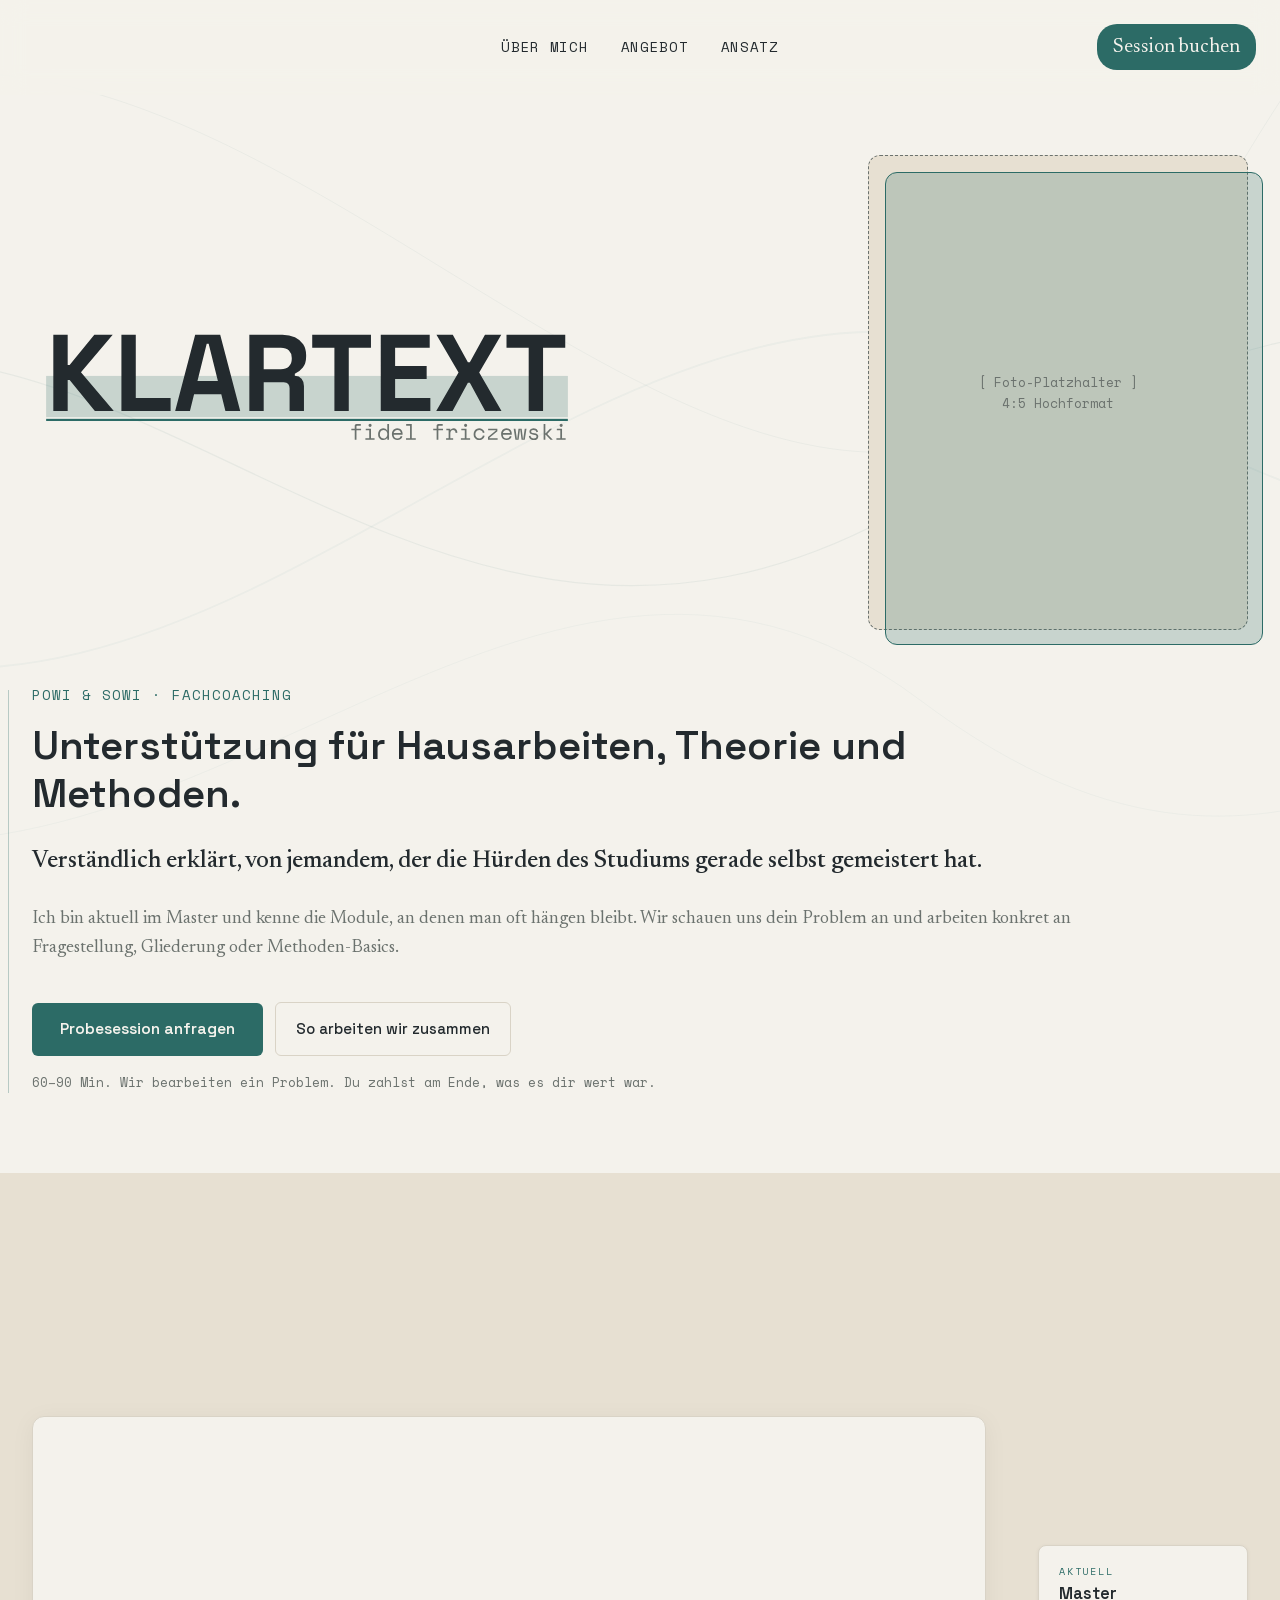
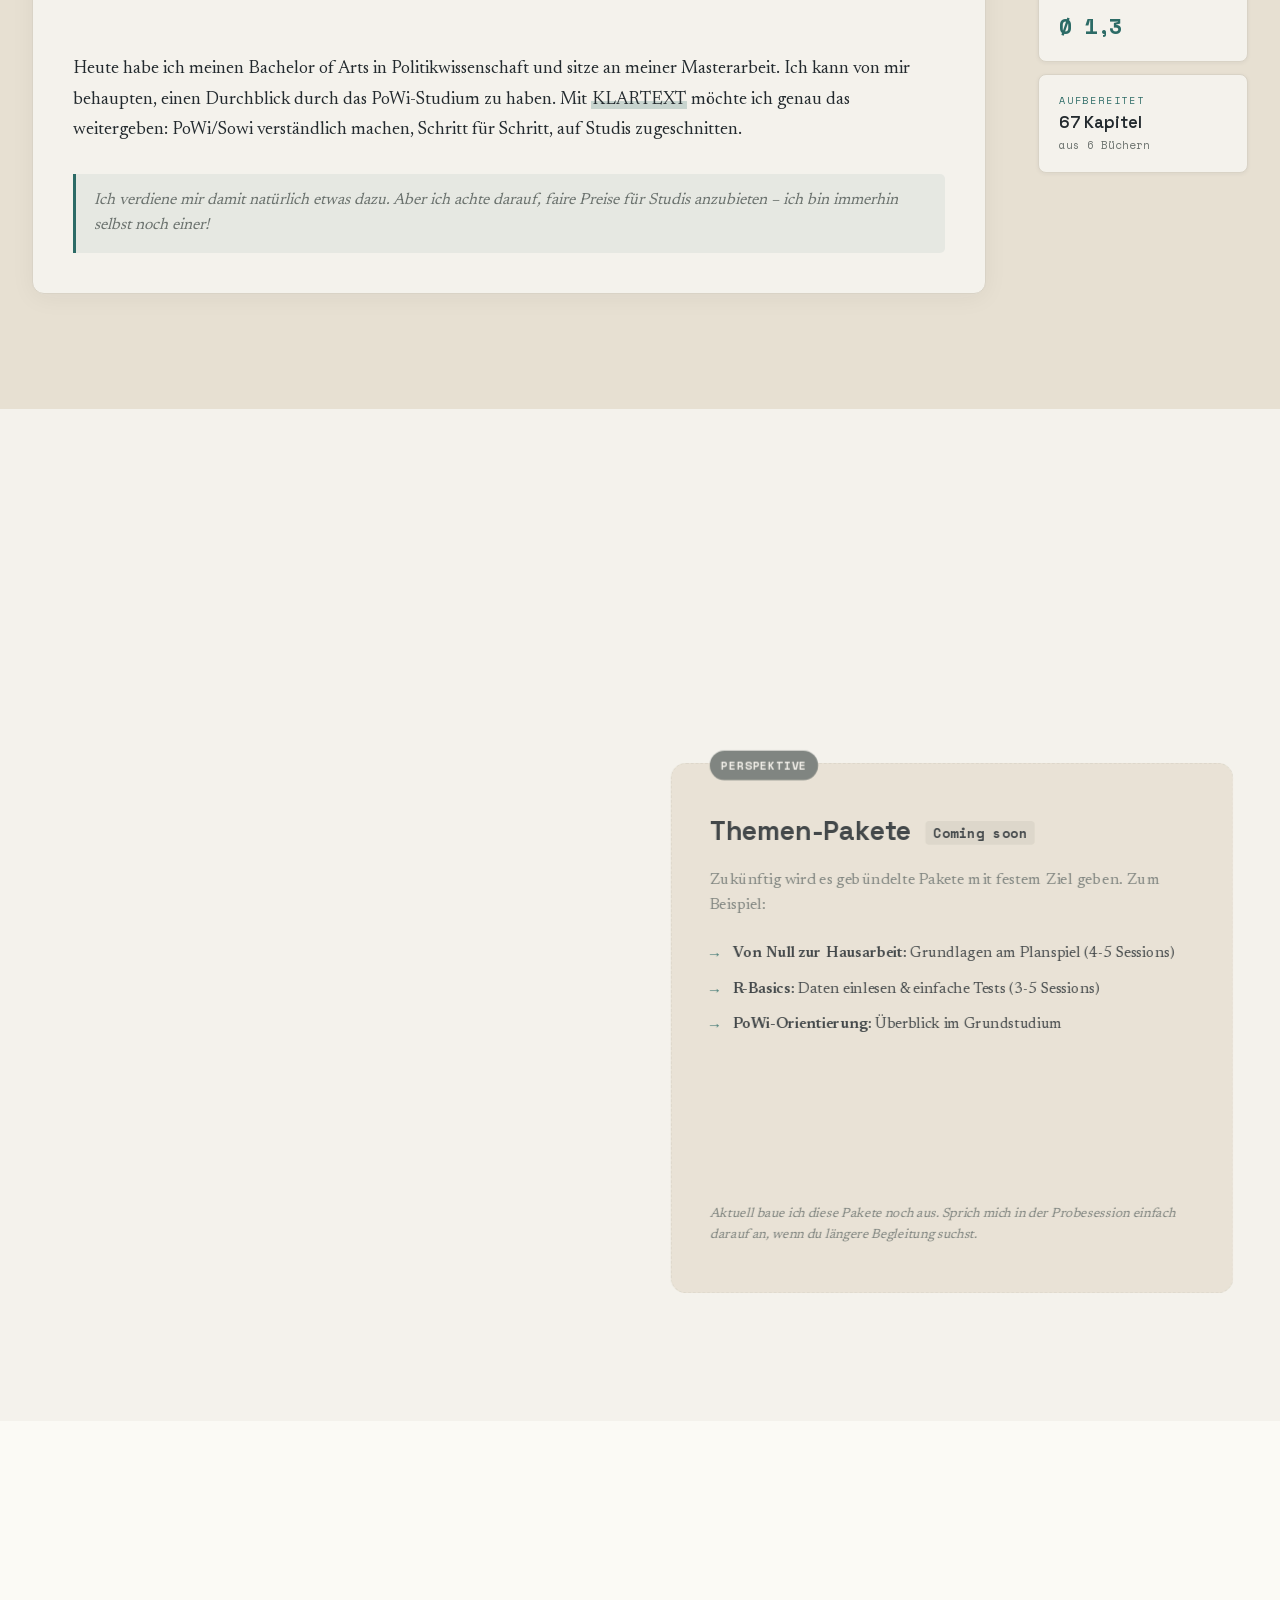
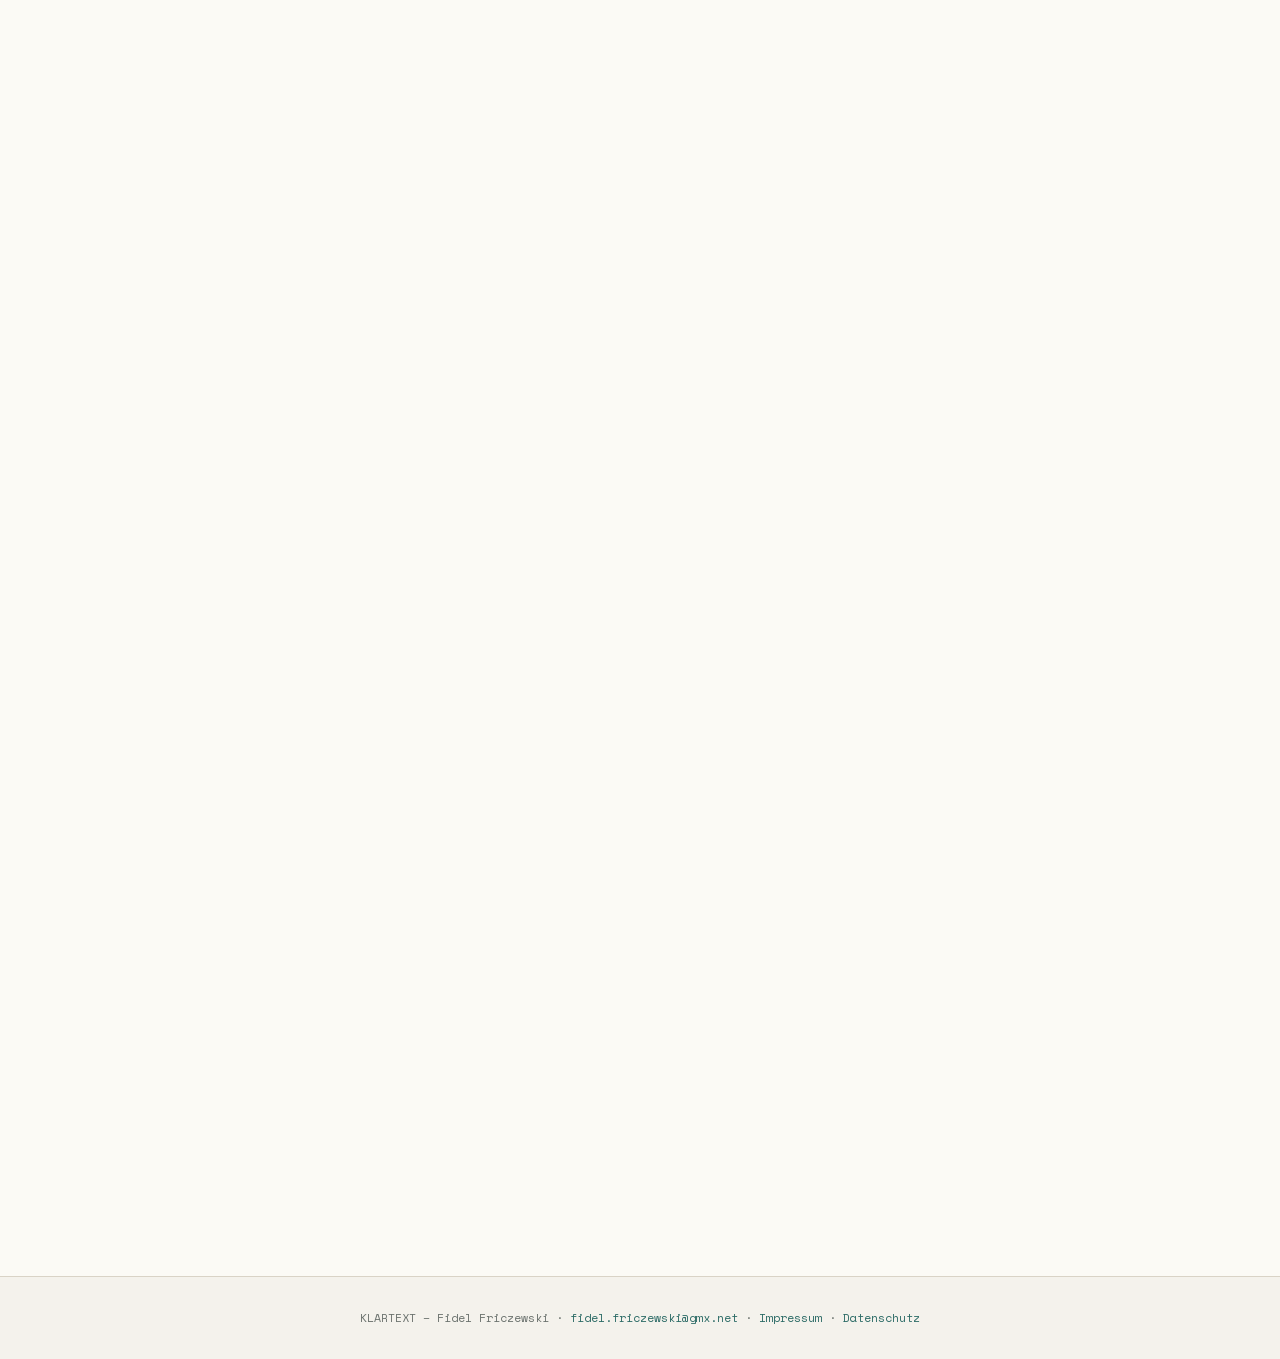
<file: index.html>
<!DOCTYPE html>
<html lang="de">
<head>
    <meta charset="UTF-8">
    <meta name="viewport" content="width=device-width, initial-scale=1">
    <title>KLARTEXT – Fachcoaching fürs Politik- und Sozialwissenschaftsstudium von Fidel Friczewski</title>
    <meta name="description" content="KLARTEXT - Fachcoaching für Studis (Politik- und Sozialwissenschaften) von Fidel Friczewski (M.Sc.). Verständlich erklärt, auf Augenhöhe, zugeschnitten auf dein Modul.">
    <meta name="theme-color" content="#f4f2ec">
    <meta name="robots" content="index, follow">
    <link rel="canonical" href="https://klartext-powi.github.io/website/">

    <!-- Open Graph / Social Media -->
    <meta property="og:type" content="website">
    <meta property="og:url" content="https://klartext-powi.github.io/website/">
    <meta property="og:title" content="KLARTEXT – Fachcoaching fürs PoWi- & Sowi-Studium">
    <meta property="og:description" content="Fachcoaching für Studis (Politik- und Sozialwissenschaften) von Fidel Friczewski. Verständlich erklärt, auf Augenhöhe, zugeschnitten auf dein Modul.">
    <meta property="og:site_name" content="KLARTEXT">
    <meta property="og:image" content="https://klartext-powi.github.io/website/assets/wordmark/klartext-wordmark-light.png">
    <meta name="twitter:card" content="summary">
    <meta name="twitter:title" content="KLARTEXT – Fachcoaching fürs PoWi- & Sowi-Studium">
    <meta name="twitter:description" content="Fachcoaching für Studis von Fidel Friczewski. Verständlich erklärt, auf Augenhöhe.">

    <link rel="stylesheet" href="fonts.css">
    <link rel="stylesheet" href="style.css">

    <!-- Favicons -->
    <link rel="icon" type="image/svg+xml" href="assets/svg/KLARTEXT-Icon-dark.svg">
    <link rel="icon" type="image/png" sizes="32x32" href="assets/icon/klartext-icon-dark-32.png">
    <link rel="icon" type="image/png" sizes="16x16" href="assets/icon/klartext-icon-dark-16.png">
    <link rel="shortcut icon" href="assets/favicon.ico">
    <link rel="apple-touch-icon" sizes="180x180" href="assets/icon/klartext-icon-dark-180.png">
    <meta name="apple-mobile-web-app-title" content="KLARTEXT">
    <script async src="https://tally.so/widgets/embed.js"></script>

</head>

<body>

  <!-- NAV -->
  <header class="site-header" id="site-header">
    <div class="nav-container">

      <a href="#" class="nav-brand">
        <img src="assets/svg/KLARTEXT-Logo.svg" alt="KLARTEXT" class="nav-wordmark">
      </a>

      <nav class="site-nav">
        <a href="#ueber-mich">Über mich</a>
        <a href="#angebot">Angebot</a>
        <a href="#prinzipien">Ansatz</a>
      </nav>

      <div class="nav-actions">
        <a href="#tally-open=xX6OPv&tally-layout=modal&tally-width=600&tally-hide-title=1&tally-emoji-text=👋&tally-emoji-animation=wave" class="nav-cta">Session buchen</a>
      </div>

    </div>
  </header>

  <main>

    <!-- SECTION 1: HERO -->
    <section class="section-hero">
        <div class="container">
            
            <div class="hero-top-split">
            <div class="hero-logo-box" data-animate="fade-up" data-delay="0">
                <h1 class="wordmark">
                <span class="visually-hidden">KLARTEXT fidel friczewski</span>
                <img src="assets/svg/KLARTEXT-Logo.svg" alt="KLARTEXT Logo" class="wordmark-svg">
                </h1>
            </div>
            
            <div class="hero-img-box" data-animate="fade-up" data-delay="150">
                <div class="modern-image-placeholder">
                <span>[ Foto-Platzhalter ]<br>4:5 Hochformat</span>
                </div>
            </div>
            </div>
            <div class="hero-content-full" data-animate="fade-up" data-delay="300">
            <div class="kicker">PoWi & Sowi · Fachcoaching</div>
            
            <h2 class="hero-headline">Unterstützung für Hausarbeiten, Theorie und Methoden.</h2>
            
            <p class="hero-tagline">Verständlich erklärt, von jemandem, der die Hürden des Studiums gerade selbst gemeistert hat.</p>
            
            <p class="hero-pitch">Ich bin aktuell im Master und kenne die Module, an denen man oft hängen bleibt. Wir schauen uns dein Problem an und arbeiten konkret an Fragestellung, Gliederung oder Methoden-Basics.</p>

            <div class="hero-actions">
                <a href="#tally-open=xX6OPv&tally-layout=modal&tally-width=600&tally-hide-title=1&tally-emoji-text=👋&tally-emoji-animation=wave" class="btn-primary">Probesession anfragen</a>
                <a href="#prinzipien" class="btn-ghost">So arbeiten wir zusammen</a>
            </div>
            
            <p class="microcopy">60–90 Min. Wir bearbeiten ein Problem. Du zahlst am Ende, was es dir wert war.</p>
            </div>
        </div>
    </section>

    <!-- SECTION 2: ÜBER MICH -->
    <section id="ueber-mich" class="section-ueber">
      <div class="container">

        <div class="ueber-header" data-animate="fade-up">
          <p class="eyebrow">Über mich</p>
          <h2 class="section-heading">Warum ich das mache</h2>
        </div>

        <div class="ueber-layout">
          <div class="ueber-story">
            <p data-animate="fade-up" data-delay="0">Ich bin Fidel, 25 Jahre alt, und kenne das Gefühl, vor der ersten Hausarbeit zu sitzen und keine Ahnung zu haben, wo man anfangen soll. Im Bachelor war das bei mir genauso: Die Gliederung scheint willkürlich angeordnet, Theorie schwammig, oder Statistik bringt einen zur Weißglut.</p>
            <p data-animate="fade-up" data-delay="80">Was den Unterschied gemacht hat, war jemand in meinem Umfeld, der mir glücklicherweise die Dinge einfach in Ruhe erklärt hat – auf Augenhöhe. Auf einmal war vieles gar nicht mehr so kompliziert.</p>
            <p data-animate="fade-up" data-delay="160">Heute habe ich meinen Bachelor of Arts in Politikwissenschaft und sitze an meiner Masterarbeit. Ich kann von mir behaupten, einen Durchblick durch das PoWi-Studium zu haben. Mit <span class="kw">KLARTEXT</span> möchte ich genau das weitergeben: PoWi/Sowi verständlich machen, Schritt für Schritt, auf Studis zugeschnitten.</p>
            <blockquote class="ueber-honest" data-animate="fade-up" data-delay="240">Ich verdiene mir damit natürlich etwas dazu. Aber ich achte darauf, faire Preise für Studis anzubieten – ich bin immerhin selbst noch einer!</blockquote>
          </div>

          <aside class="ueber-facts">
            <div class="fact-card" data-animate="fade-up" data-delay="100">
              <span class="fact-label">Abschluss</span>
              <span class="fact-value">Bachelor PoWi</span>
              <span class="fact-score">1,8</span>
            </div>
            <div class="fact-card" data-animate="fade-up" data-delay="180">
              <span class="fact-label">Aktuell</span>
              <span class="fact-value">Master</span>
              <span class="fact-score">Ø 1,3</span>
            </div>
            <div class="fact-card" data-animate="fade-up" data-delay="260">
              <span class="fact-label">Aufbereitet</span>
              <span class="fact-value">67 Kapitel</span>
              <span class="fact-meta">aus 6 Büchern</span>
            </div>
          </aside>
        </div>

      </div>
    </section>


<section id="angebot" class="section-angebot">
      <div class="container">
        
        <div class="section-header" data-animate="fade-up">
          <p class="eyebrow">Für den Start</p>
          <h2 class="section-heading">Lass uns den Knoten lösen</h2>
          <p class="section-intro">Du hängst fest? Dann schauen wir uns das an. Keine langen Verpflichtungen, sondern konkrete Hilfe für dein aktuelles Modul.</p>
        </div>

        <div class="angebot-grid">
          
          <div class="angebot-card highlight" data-animate="scale-up" data-delay="0">
            <div class="card-badge">Startpunkt</div>
            <h3>Die Probesession</h3>
            <p class="angebot-details">60–90 Min. per Video. Wir arbeiten nicht an "allem", sondern knacken ein konkretes Problem zusammen.</p>
            <ul class="angebot-features">
              <li>Problem per Vorab-Fragebogen einkreisen</li>
              <li>Ein Problem, eine Lösung (im gemeinsamen Google Doc)</li>
              <li>Klares Learning & nächster Schritt für dich</li>
            </ul>
            <div class="pricing-box">
              <span class="price">Zahl, was es dir wert war</span>
              <span class="price-sub">Richtwert: 15–25 € · Danach freue ich mich über eine Bewertung.</span>
            </div>
            <a href="#tally-open=xX6OPv&tally-layout=modal&tally-width=600&tally-hide-title=1&tally-emoji-text=👋&tally-emoji-animation=wave" class="button primary-btn">Probesession anfragen</a>
          </div>

          <div class="angebot-card muted" data-animate="scale-up" data-delay="150">
            <div class="card-badge neutral">Perspektive</div>
            <h3>Themen-Pakete <span class="coming-soon-tag">Coming soon</span></h3>
            <p class="angebot-details">Zukünftig wird es gebündelte Pakete mit festem Ziel geben. Zum Beispiel:</p>
            <ul class="angebot-features">
              <li><strong>Von Null zur Hausarbeit:</strong> Grundlagen am Planspiel (4-5 Sessions)</li>
              <li><strong>R-Basics:</strong> Daten einlesen & einfache Tests (3-5 Sessions)</li>
              <li><strong>PoWi-Orientierung:</strong> Überblick im Grundstudium</li>
            </ul>
            <p class="muted-note">Aktuell baue ich diese Pakete noch aus. Sprich mich in der Probesession einfach darauf an, wenn du längere Begleitung suchst.</p>
          </div>

        </div>
      </div>
    </section>

   <section id="prinzipien" class="section-prinzipien">
      <div class="container">
        
        <div class="ansatz-header" data-animate="fade-up">
          <p class="eyebrow">Methodik & Haltung</p>
          <h2 class="section-heading">Wie wir arbeiten (und wie nicht)</h2>
          <div class="ansatz-text">
            <p>Gleich vorweg: Ich bin kein ausgebildeter Lehrer oder Ersatz für die Fachstudienberatung deiner Dozierenden. Ich bin jemand, der das Studium gerade selbst durchgespielt hat.</p>
            <p>Mein Ansatz: Wir schauen, wo du stehst, und bauen auf dem auf, was du schon kannst. Lücken im Fundament füllen wir dann ganz gezielt mit erprobten Bausteinen aus meinem Repertoire auf – egal ob es um Fragestellungen, Methodenlehre oder den Schreibprozess geht. Dabei kaue ich dir die Lösung nicht einfach vor. Wir durchdenken das Konzept gemeinsam und du wendest es direkt auf dein Thema an. So löst du nicht nur dein aktuelles Problem, sondern nimmst das Werkzeug für die nächste Hausarbeit gleich mit.</p>
            <p>Kurz gesagt: Es geht um nachhaltige methodische Sicherheit und Selbstorganisation – nicht um Ghostwriting.</p>
          </div>
        </div>

        <div class="prinzipien-grid">
          <div class="prinzip-card" data-animate="fade-up" data-delay="0">
            <h4>Auf Augenhöhe</h4>
            <p>Peer statt Belehrung. Ich war selbst gerade da, wo du bist, und kenne die Hürden aus der Praxis.</p>
          </div>
          <div class="prinzip-card" data-animate="fade-up" data-delay="50">
            <h4>Erst verstehen</h4>
            <p>Wir finden durch aktives Zuhören zuerst das <em>echte</em> Problem, nicht nur das, was auf den ersten Blick hakt.</p>
          </div>
          <div class="prinzip-card" data-animate="fade-up" data-delay="100">
            <h4>Klartext</h4>
            <p>Komplexe Methoden verständlich heruntergebrochen, statt akademischen Fach-Nebel zu produzieren.</p>
          </div>
          <div class="prinzip-card" data-animate="fade-up" data-delay="150">
            <h4>Fundament gießen</h4>
            <p>Kein zielloses Gerede. Wir nutzen konkrete Bausteine aus meiner Wissens-Kartei, um deine Basis zu festigen.</p>
          </div>
          <div class="prinzip-card" data-animate="fade-up" data-delay="200">
            <h4>Gemeinsam anwenden</h4>
            <p>Wir durchdenken das Prinzip zusammen und du wendest es sofort in unserem gemeinsamen Dokument an.</p>
          </div>
          <div class="prinzip-card" data-animate="fade-up" data-delay="250">
            <h4>Nachhaltiges Learning</h4>
            <p>Du gehst mit einem gelösten Problem raus – und mit dem Handwerkszeug für ähnliche Hürden in der Zukunft.</p>
          </div>
        </div>

        <div class="ressourcen-box" data-animate="fade-up">
          <h3>Die Werkzeuge: Wie alles ineinandergreift</h3>
          <div class="prozess-flow">
            <div class="flow-step">
              <span class="flow-num">01</span>
              <span class="flow-text">Dein Problem</span>
            </div>
            <div class="flow-arrow">→</div>
            <div class="flow-step">
              <span class="flow-num">02</span>
              <span class="flow-text">Diagnose & Basischeck</span>
            </div>
            <div class="flow-arrow">→</div>
            <div class="flow-step">
              <span class="flow-num">03</span>
              <span class="flow-text">Passender Baustein</span>
            </div>
            <div class="flow-arrow">→</div>
            <div class="flow-step">
              <span class="flow-num">04</span>
              <span class="flow-text">Gemeinsame Anwendung</span>
            </div>
            <div class="flow-arrow">→</div>
            <div class="flow-step">
              <span class="flow-num">05</span>
              <span class="flow-text">Nachhaltiges Werkzeug</span>
            </div>
          </div>
        </div>

      </div>
    </section>

  </main>

  <!-- FOOTER placeholder -->
  <footer class="site-footer">
    <p>KLARTEXT – Fidel Friczewski · <a href="mailto:fidel.friczewski@gmx.net">fidel.friczewski@gmx.net</a> · <a href="impressum.html">Impressum</a> · <a href="datenschutz.html">Datenschutz</a></p>
  </footer>

  <script>
  const observer = new IntersectionObserver((entries) => {
    entries.forEach(entry => {
      const el = entry.target;
      const delay = el.dataset.delay || 0;

      if (entry.isIntersecting) {
        // Element kommt ins Sichtfeld: Animation starten
        setTimeout(() => el.classList.add('is-visible'), Number(delay));
      } else {
        // Element verlässt das Sichtfeld: Animation zurücksetzen
        el.classList.remove('is-visible');
      }
    });
  }, { threshold: 0.12 });

  document.querySelectorAll('[data-animate]').forEach(el => observer.observe(el));

  // --- NAVBAR SCROLL EFFEKT ---
  const header = document.getElementById('site-header');
  const heroWordmark = document.querySelector('.section-hero .wordmark');

  if (heroWordmark && header) {
    const navObserver = new IntersectionObserver((entries) => {
      // Wenn die Sichtbarkeit unter 100% fällt (also abgeschnitten wird)
      if (entries[0].intersectionRatio < 1) {
        header.classList.add('is-scrolled');
      } else {
        header.classList.remove('is-scrolled');
      }
    }, { 
      // Der Trigger zieht eine unsichtbare Linie 80px unter dem oberen Bildschirmrand
      // (Das entspricht ca. der Höhe der Navbar)
      rootMargin: "-80px 0px 0px 0px",
      // 1.0 bedeutet: Löst exakt in dem Moment aus, wo der obere Rand der großen
      // Schrift nicht mehr zu 100% unterhalb dieser Linie liegt.
      threshold: [1.0] 
    });

    navObserver.observe(heroWordmark);
  }
</script>

</body>
</html>
</file>
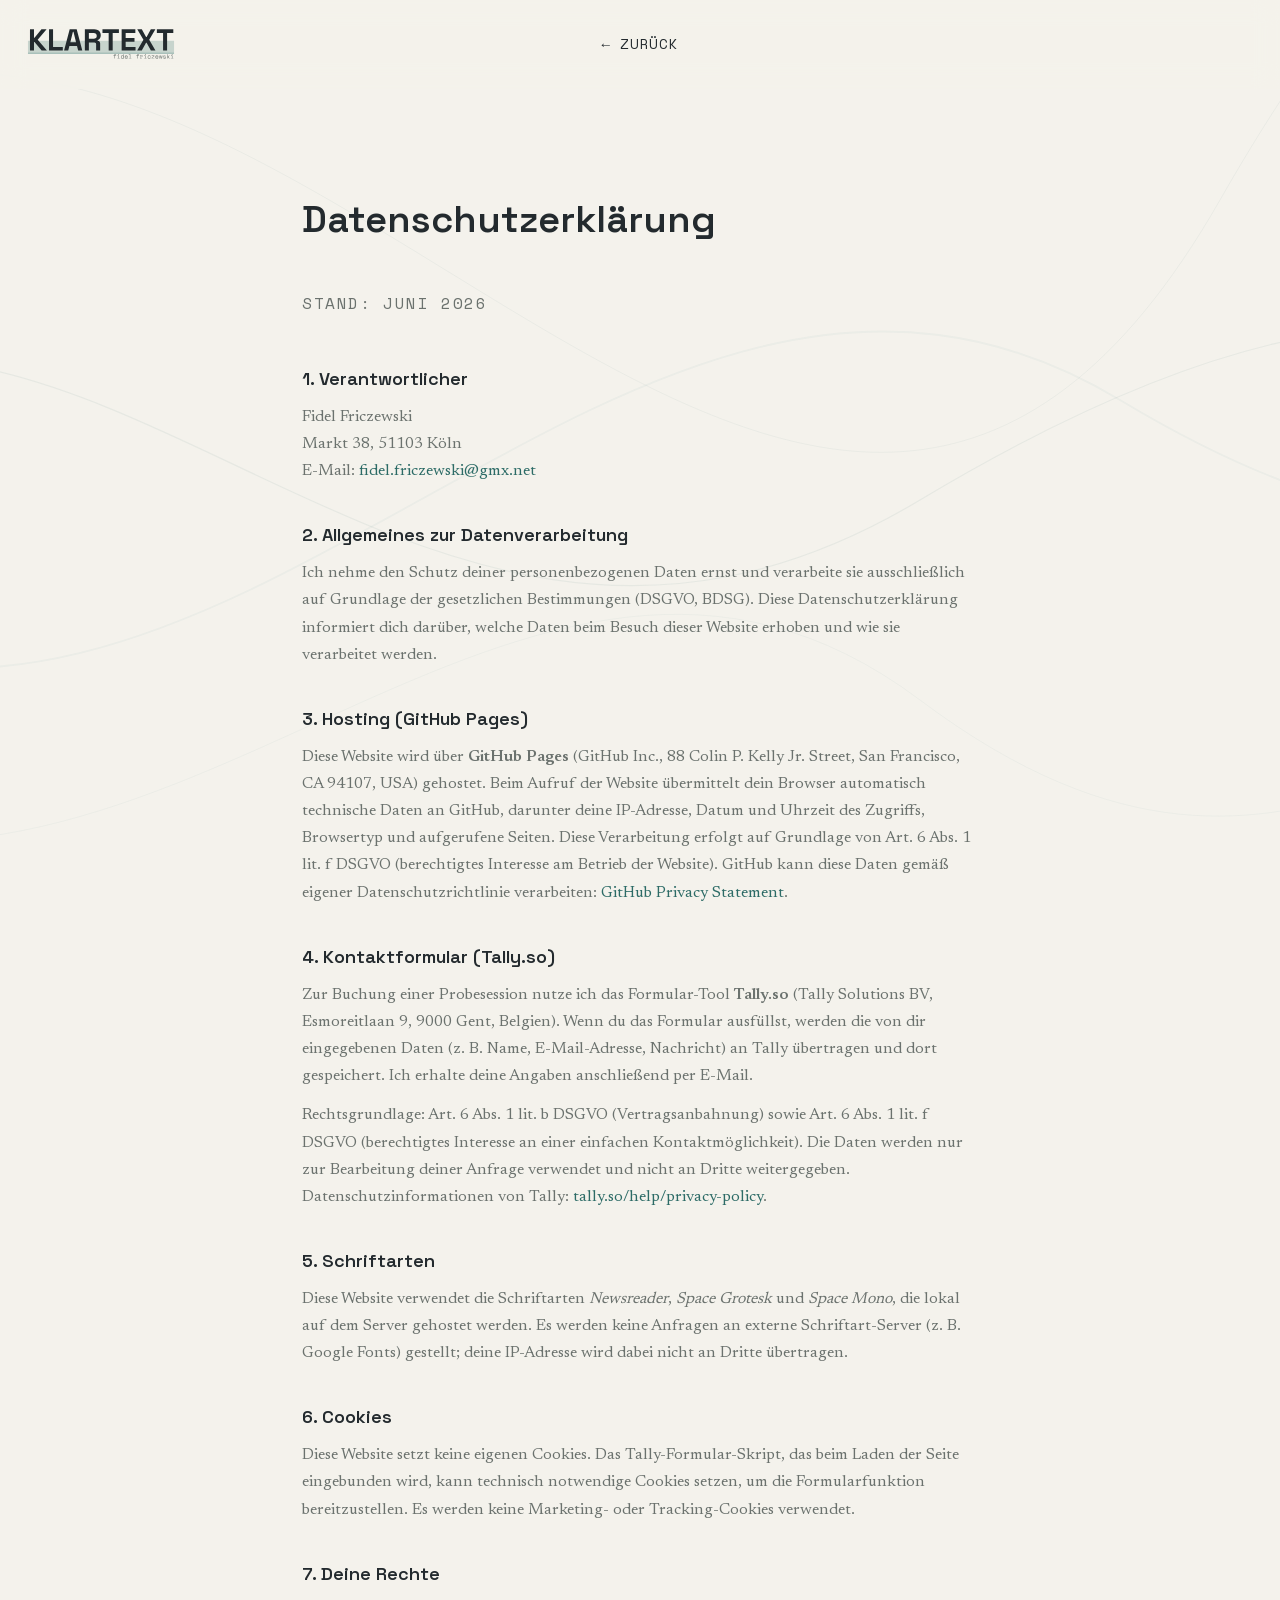
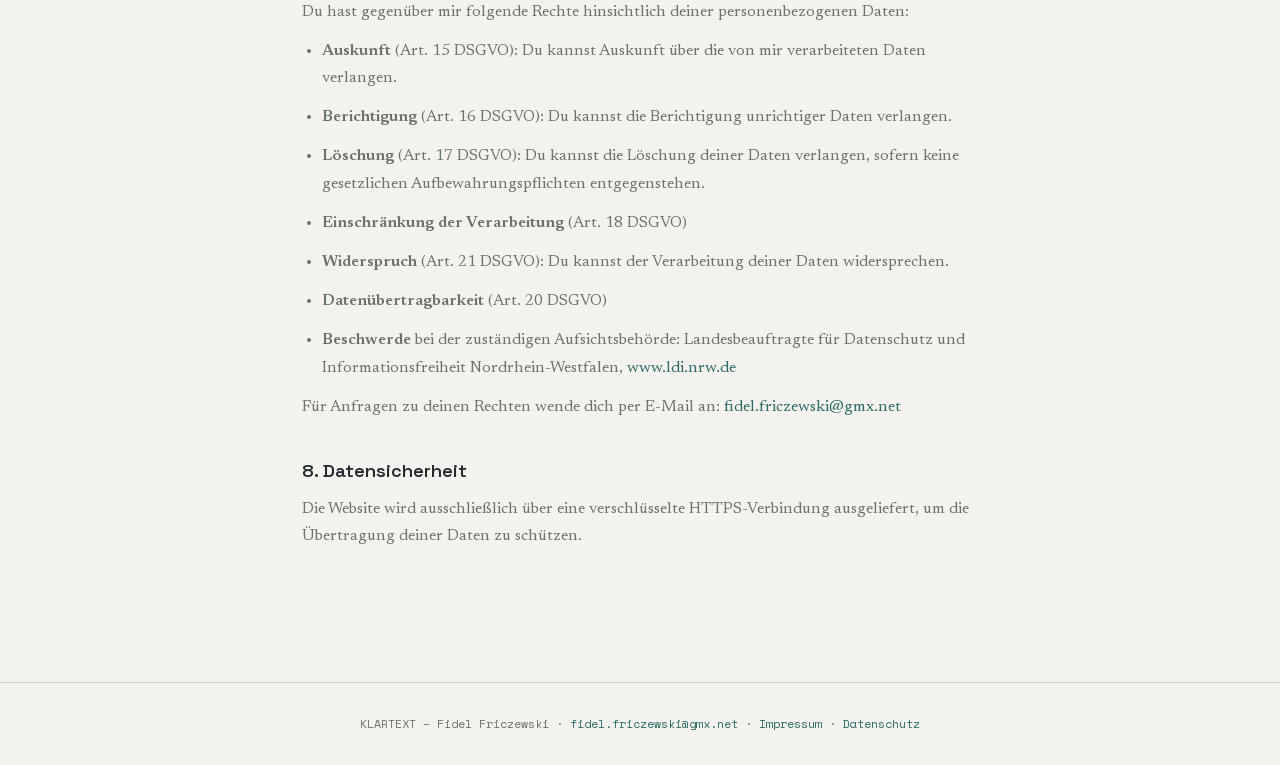
<file: datenschutz.html>
<!DOCTYPE html>
<html lang="de">
<head>
    <meta charset="UTF-8">
    <meta name="viewport" content="width=device-width, initial-scale=1">
    <title>Datenschutzerklärung – KLARTEXT</title>
    <meta name="robots" content="noindex, follow">
    <link rel="stylesheet" href="fonts.css">
    <link rel="stylesheet" href="style.css">
    <link rel="icon" type="image/svg+xml" href="assets/svg/KLARTEXT-Icon-dark.svg">
    <link rel="shortcut icon" href="assets/favicon.ico">
</head>
<body>

  <header class="site-header" id="site-header">
    <div class="nav-container">
      <a href="index.html" class="nav-brand">
        <img src="assets/svg/KLARTEXT-Logo.svg" alt="KLARTEXT" class="nav-wordmark" style="opacity:1;transform:none;pointer-events:auto;">
      </a>
      <nav class="site-nav">
        <a href="index.html">← Zurück</a>
      </nav>
      <div class="nav-actions"></div>
    </div>
  </header>

  <main>
    <section class="section-legal">
      <div class="container">
        <h1>Datenschutzerklärung</h1>
        <p class="legal-intro">Stand: Juni 2026</p>

        <h2>1. Verantwortlicher</h2>
        <p>
          Fidel Friczewski<br>
          Markt 38, 51103 Köln<br>
          E-Mail: <a href="mailto:fidel.friczewski@gmx.net">fidel.friczewski@gmx.net</a>
        </p>

        <h2>2. Allgemeines zur Datenverarbeitung</h2>
        <p>
          Ich nehme den Schutz deiner personenbezogenen Daten ernst und verarbeite sie ausschließlich auf Grundlage der gesetzlichen Bestimmungen (DSGVO, BDSG). Diese Datenschutzerklärung informiert dich darüber, welche Daten beim Besuch dieser Website erhoben und wie sie verarbeitet werden.
        </p>

        <h2>3. Hosting (GitHub Pages)</h2>
        <p>
          Diese Website wird über <strong>GitHub Pages</strong> (GitHub Inc., 88 Colin P. Kelly Jr. Street, San Francisco, CA 94107, USA) gehostet. Beim Aufruf der Website übermittelt dein Browser automatisch technische Daten an GitHub, darunter deine IP-Adresse, Datum und Uhrzeit des Zugriffs, Browsertyp und aufgerufene Seiten. Diese Verarbeitung erfolgt auf Grundlage von Art. 6 Abs. 1 lit. f DSGVO (berechtigtes Interesse am Betrieb der Website). GitHub kann diese Daten gemäß eigener Datenschutzrichtlinie verarbeiten: <a href="https://docs.github.com/en/site-policy/privacy-policies/github-general-privacy-statement" target="_blank" rel="noopener noreferrer">GitHub Privacy Statement</a>.
        </p>

        <h2>4. Kontaktformular (Tally.so)</h2>
        <p>
          Zur Buchung einer Probesession nutze ich das Formular-Tool <strong>Tally.so</strong> (Tally Solutions BV, Esmoreitlaan 9, 9000 Gent, Belgien). Wenn du das Formular ausfüllst, werden die von dir eingegebenen Daten (z. B. Name, E-Mail-Adresse, Nachricht) an Tally übertragen und dort gespeichert. Ich erhalte deine Angaben anschließend per E-Mail.
        </p>
        <p>
          Rechtsgrundlage: Art. 6 Abs. 1 lit. b DSGVO (Vertragsanbahnung) sowie Art. 6 Abs. 1 lit. f DSGVO (berechtigtes Interesse an einer einfachen Kontaktmöglichkeit). Die Daten werden nur zur Bearbeitung deiner Anfrage verwendet und nicht an Dritte weitergegeben. Datenschutzinformationen von Tally: <a href="https://tally.so/help/privacy-policy" target="_blank" rel="noopener noreferrer">tally.so/help/privacy-policy</a>.
        </p>

        <h2>5. Schriftarten</h2>
        <p>
          Diese Website verwendet die Schriftarten <em>Newsreader</em>, <em>Space Grotesk</em> und <em>Space Mono</em>, die lokal auf dem Server gehostet werden. Es werden keine Anfragen an externe Schriftart-Server (z. B. Google Fonts) gestellt; deine IP-Adresse wird dabei nicht an Dritte übertragen.
        </p>

        <h2>6. Cookies</h2>
        <p>
          Diese Website setzt keine eigenen Cookies. Das Tally-Formular-Skript, das beim Laden der Seite eingebunden wird, kann technisch notwendige Cookies setzen, um die Formularfunktion bereitzustellen. Es werden keine Marketing- oder Tracking-Cookies verwendet.
        </p>

        <h2>7. Deine Rechte</h2>
        <p>Du hast gegenüber mir folgende Rechte hinsichtlich deiner personenbezogenen Daten:</p>
        <ul>
          <li><strong>Auskunft</strong> (Art. 15 DSGVO): Du kannst Auskunft über die von mir verarbeiteten Daten verlangen.</li>
          <li><strong>Berichtigung</strong> (Art. 16 DSGVO): Du kannst die Berichtigung unrichtiger Daten verlangen.</li>
          <li><strong>Löschung</strong> (Art. 17 DSGVO): Du kannst die Löschung deiner Daten verlangen, sofern keine gesetzlichen Aufbewahrungspflichten entgegenstehen.</li>
          <li><strong>Einschränkung der Verarbeitung</strong> (Art. 18 DSGVO)</li>
          <li><strong>Widerspruch</strong> (Art. 21 DSGVO): Du kannst der Verarbeitung deiner Daten widersprechen.</li>
          <li><strong>Datenübertragbarkeit</strong> (Art. 20 DSGVO)</li>
          <li><strong>Beschwerde</strong> bei der zuständigen Aufsichtsbehörde: Landesbeauftragte für Datenschutz und Informationsfreiheit Nordrhein-Westfalen, <a href="https://www.ldi.nrw.de" target="_blank" rel="noopener noreferrer">www.ldi.nrw.de</a></li>
        </ul>
        <p>
          Für Anfragen zu deinen Rechten wende dich per E-Mail an: <a href="mailto:fidel.friczewski@gmx.net">fidel.friczewski@gmx.net</a>
        </p>

        <h2>8. Datensicherheit</h2>
        <p>
          Die Website wird ausschließlich über eine verschlüsselte HTTPS-Verbindung ausgeliefert, um die Übertragung deiner Daten zu schützen.
        </p>
      </div>
    </section>
  </main>

  <footer class="site-footer">
    <p>KLARTEXT – Fidel Friczewski · <a href="mailto:fidel.friczewski@gmx.net">fidel.friczewski@gmx.net</a> · <a href="impressum.html">Impressum</a> · <a href="datenschutz.html">Datenschutz</a></p>
  </footer>

</body>
</html>
</file>
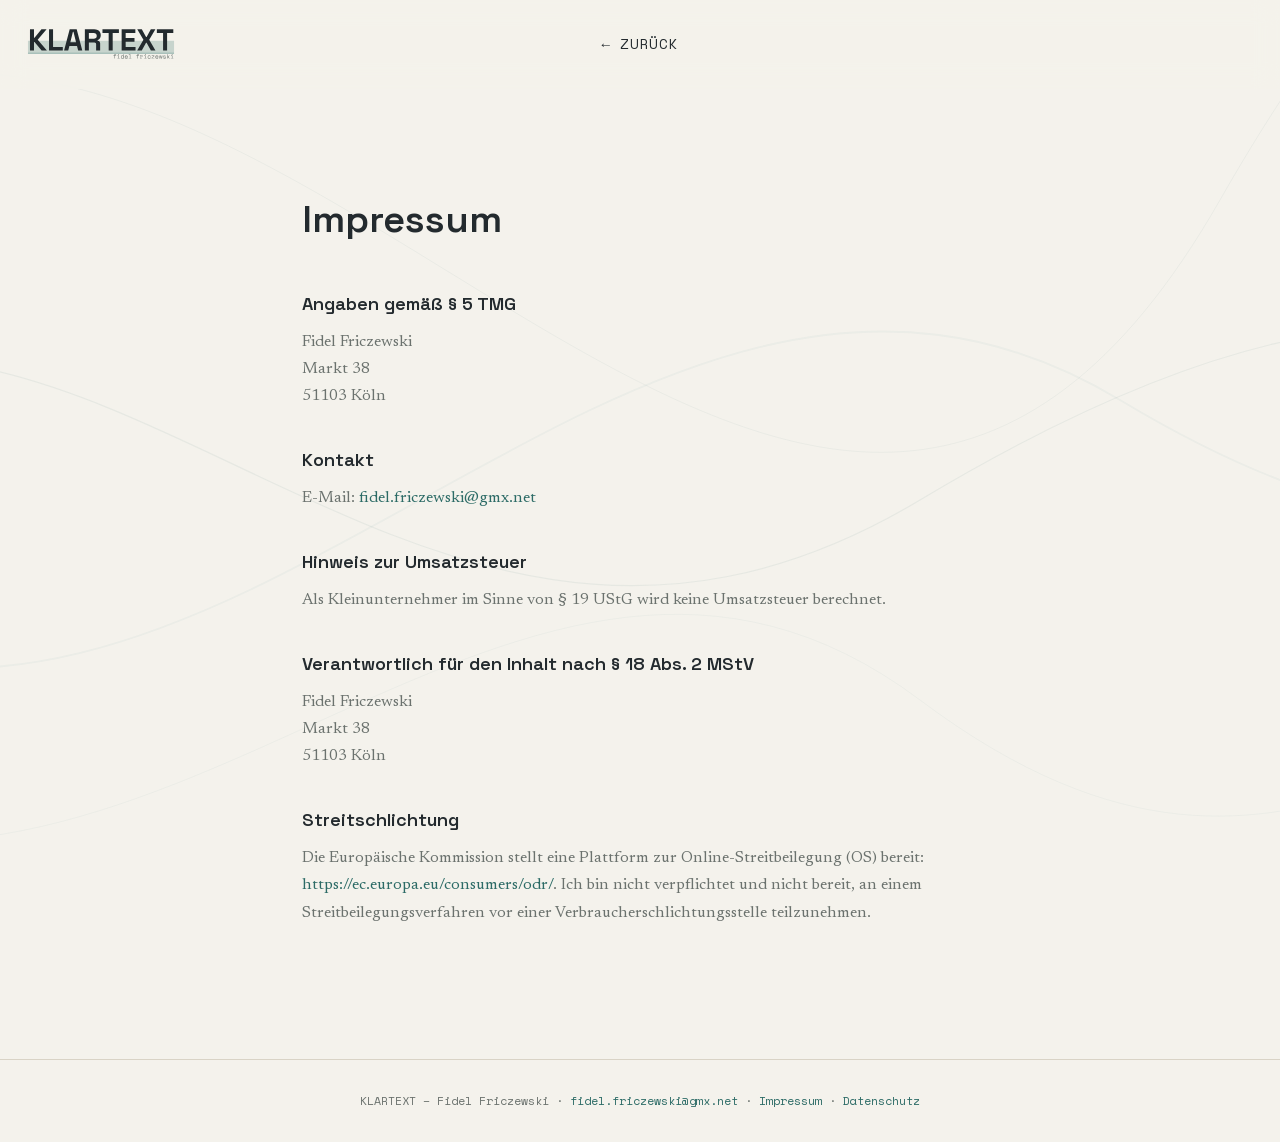
<file: impressum.html>
<!DOCTYPE html>
<html lang="de">
<head>
    <meta charset="UTF-8">
    <meta name="viewport" content="width=device-width, initial-scale=1">
    <title>Impressum – KLARTEXT</title>
    <meta name="robots" content="noindex, follow">
    <link rel="stylesheet" href="fonts.css">
    <link rel="stylesheet" href="style.css">
    <link rel="icon" type="image/svg+xml" href="assets/svg/KLARTEXT-Icon-dark.svg">
    <link rel="shortcut icon" href="assets/favicon.ico">
</head>
<body>

  <header class="site-header" id="site-header">
    <div class="nav-container">
      <a href="index.html" class="nav-brand">
        <img src="assets/svg/KLARTEXT-Logo.svg" alt="KLARTEXT" class="nav-wordmark" style="opacity:1;transform:none;pointer-events:auto;">
      </a>
      <nav class="site-nav">
        <a href="index.html">← Zurück</a>
      </nav>
      <div class="nav-actions"></div>
    </div>
  </header>

  <main>
    <section class="section-legal">
      <div class="container">
        <h1>Impressum</h1>

        <h2>Angaben gemäß § 5 TMG</h2>
        <p>
          Fidel Friczewski<br>
          Markt 38<br>
          51103 Köln
        </p>

        <h2>Kontakt</h2>
        <p>
          E-Mail: <a href="mailto:fidel.friczewski@gmx.net">fidel.friczewski@gmx.net</a>
        </p>

        <h2>Hinweis zur Umsatzsteuer</h2>
        <p>
          Als Kleinunternehmer im Sinne von § 19 UStG wird keine Umsatzsteuer berechnet.
        </p>

        <h2>Verantwortlich für den Inhalt nach § 18 Abs. 2 MStV</h2>
        <p>
          Fidel Friczewski<br>
          Markt 38<br>
          51103 Köln
        </p>

        <h2>Streitschlichtung</h2>
        <p>
          Die Europäische Kommission stellt eine Plattform zur Online-Streitbeilegung (OS) bereit:
          <a href="https://ec.europa.eu/consumers/odr/" target="_blank" rel="noopener noreferrer">https://ec.europa.eu/consumers/odr/</a>.
          Ich bin nicht verpflichtet und nicht bereit, an einem Streitbeilegungsverfahren vor einer Verbraucherschlichtungsstelle teilzunehmen.
        </p>
      </div>
    </section>
  </main>

  <footer class="site-footer">
    <p>KLARTEXT – Fidel Friczewski · <a href="mailto:fidel.friczewski@gmx.net">fidel.friczewski@gmx.net</a> · <a href="impressum.html">Impressum</a> · <a href="datenschutz.html">Datenschutz</a></p>
  </footer>

</body>
</html>
</file>
<file: fonts.css>
/* vietnamese */
@font-face {
  font-family: 'Newsreader';
  font-style: normal;
  font-weight: 400;
  font-display: swap;
  src: url(assets/fonts/cY9AfjOCX1hbuyalUrK439HyjIJFJpeBZQ.woff2) format('woff2');
  unicode-range: U+0102-0103, U+0110-0111, U+0128-0129, U+0168-0169, U+01A0-01A1, U+01AF-01B0, U+0300-0301, U+0303-0304, U+0308-0309, U+0323, U+0329, U+1EA0-1EF9, U+20AB;
}
/* latin-ext */
@font-face {
  font-family: 'Newsreader';
  font-style: normal;
  font-weight: 400;
  font-display: swap;
  src: url(assets/fonts/cY9AfjOCX1hbuyalUrK439DyjIJFJpeBZQ.woff2) format('woff2');
  unicode-range: U+0100-02BA, U+02BD-02C5, U+02C7-02CC, U+02CE-02D7, U+02DD-02FF, U+0304, U+0308, U+0329, U+1D00-1DBF, U+1E00-1E9F, U+1EF2-1EFF, U+2020, U+20A0-20AB, U+20AD-20C0, U+2113, U+2C60-2C7F, U+A720-A7FF;
}
/* latin */
@font-face {
  font-family: 'Newsreader';
  font-style: normal;
  font-weight: 400;
  font-display: swap;
  src: url(assets/fonts/cY9AfjOCX1hbuyalUrK4397yjIJFJpc.woff2) format('woff2');
  unicode-range: U+0000-00FF, U+0131, U+0152-0153, U+02BB-02BC, U+02C6, U+02DA, U+02DC, U+0304, U+0308, U+0329, U+2000-206F, U+20AC, U+2122, U+2191, U+2193, U+2212, U+2215, U+FEFF, U+FFFD;
}
/* vietnamese */
@font-face {
  font-family: 'Newsreader';
  font-style: normal;
  font-weight: 500;
  font-display: swap;
  src: url(assets/fonts/cY9AfjOCX1hbuyalUrK439HyjIJFJpeBZQ.woff2) format('woff2');
  unicode-range: U+0102-0103, U+0110-0111, U+0128-0129, U+0168-0169, U+01A0-01A1, U+01AF-01B0, U+0300-0301, U+0303-0304, U+0308-0309, U+0323, U+0329, U+1EA0-1EF9, U+20AB;
}
/* latin-ext */
@font-face {
  font-family: 'Newsreader';
  font-style: normal;
  font-weight: 500;
  font-display: swap;
  src: url(assets/fonts/cY9AfjOCX1hbuyalUrK439DyjIJFJpeBZQ.woff2) format('woff2');
  unicode-range: U+0100-02BA, U+02BD-02C5, U+02C7-02CC, U+02CE-02D7, U+02DD-02FF, U+0304, U+0308, U+0329, U+1D00-1DBF, U+1E00-1E9F, U+1EF2-1EFF, U+2020, U+20A0-20AB, U+20AD-20C0, U+2113, U+2C60-2C7F, U+A720-A7FF;
}
/* latin */
@font-face {
  font-family: 'Newsreader';
  font-style: normal;
  font-weight: 500;
  font-display: swap;
  src: url(assets/fonts/cY9AfjOCX1hbuyalUrK4397yjIJFJpc.woff2) format('woff2');
  unicode-range: U+0000-00FF, U+0131, U+0152-0153, U+02BB-02BC, U+02C6, U+02DA, U+02DC, U+0304, U+0308, U+0329, U+2000-206F, U+20AC, U+2122, U+2191, U+2193, U+2212, U+2215, U+FEFF, U+FFFD;
}
/* vietnamese */
@font-face {
  font-family: 'Newsreader';
  font-style: normal;
  font-weight: 600;
  font-display: swap;
  src: url(assets/fonts/cY9AfjOCX1hbuyalUrK439HyjIJFJpeBZQ.woff2) format('woff2');
  unicode-range: U+0102-0103, U+0110-0111, U+0128-0129, U+0168-0169, U+01A0-01A1, U+01AF-01B0, U+0300-0301, U+0303-0304, U+0308-0309, U+0323, U+0329, U+1EA0-1EF9, U+20AB;
}
/* latin-ext */
@font-face {
  font-family: 'Newsreader';
  font-style: normal;
  font-weight: 600;
  font-display: swap;
  src: url(assets/fonts/cY9AfjOCX1hbuyalUrK439DyjIJFJpeBZQ.woff2) format('woff2');
  unicode-range: U+0100-02BA, U+02BD-02C5, U+02C7-02CC, U+02CE-02D7, U+02DD-02FF, U+0304, U+0308, U+0329, U+1D00-1DBF, U+1E00-1E9F, U+1EF2-1EFF, U+2020, U+20A0-20AB, U+20AD-20C0, U+2113, U+2C60-2C7F, U+A720-A7FF;
}
/* latin */
@font-face {
  font-family: 'Newsreader';
  font-style: normal;
  font-weight: 600;
  font-display: swap;
  src: url(assets/fonts/cY9AfjOCX1hbuyalUrK4397yjIJFJpc.woff2) format('woff2');
  unicode-range: U+0000-00FF, U+0131, U+0152-0153, U+02BB-02BC, U+02C6, U+02DA, U+02DC, U+0304, U+0308, U+0329, U+2000-206F, U+20AC, U+2122, U+2191, U+2193, U+2212, U+2215, U+FEFF, U+FFFD;
}
/* vietnamese */
@font-face {
  font-family: 'Space Grotesk';
  font-style: normal;
  font-weight: 400;
  font-display: swap;
  src: url(assets/fonts/V8mDoQDjQSkFtoMM3T6r8E7mPb54C_k3HqUtEw.woff2) format('woff2');
  unicode-range: U+0102-0103, U+0110-0111, U+0128-0129, U+0168-0169, U+01A0-01A1, U+01AF-01B0, U+0300-0301, U+0303-0304, U+0308-0309, U+0323, U+0329, U+1EA0-1EF9, U+20AB;
}
/* latin-ext */
@font-face {
  font-family: 'Space Grotesk';
  font-style: normal;
  font-weight: 400;
  font-display: swap;
  src: url(assets/fonts/V8mDoQDjQSkFtoMM3T6r8E7mPb94C_k3HqUtEw.woff2) format('woff2');
  unicode-range: U+0100-02BA, U+02BD-02C5, U+02C7-02CC, U+02CE-02D7, U+02DD-02FF, U+0304, U+0308, U+0329, U+1D00-1DBF, U+1E00-1E9F, U+1EF2-1EFF, U+2020, U+20A0-20AB, U+20AD-20C0, U+2113, U+2C60-2C7F, U+A720-A7FF;
}
/* latin */
@font-face {
  font-family: 'Space Grotesk';
  font-style: normal;
  font-weight: 400;
  font-display: swap;
  src: url(assets/fonts/V8mDoQDjQSkFtoMM3T6r8E7mPbF4C_k3HqU.woff2) format('woff2');
  unicode-range: U+0000-00FF, U+0131, U+0152-0153, U+02BB-02BC, U+02C6, U+02DA, U+02DC, U+0304, U+0308, U+0329, U+2000-206F, U+20AC, U+2122, U+2191, U+2193, U+2212, U+2215, U+FEFF, U+FFFD;
}
/* vietnamese */
@font-face {
  font-family: 'Space Grotesk';
  font-style: normal;
  font-weight: 500;
  font-display: swap;
  src: url(assets/fonts/V8mDoQDjQSkFtoMM3T6r8E7mPb54C_k3HqUtEw.woff2) format('woff2');
  unicode-range: U+0102-0103, U+0110-0111, U+0128-0129, U+0168-0169, U+01A0-01A1, U+01AF-01B0, U+0300-0301, U+0303-0304, U+0308-0309, U+0323, U+0329, U+1EA0-1EF9, U+20AB;
}
/* latin-ext */
@font-face {
  font-family: 'Space Grotesk';
  font-style: normal;
  font-weight: 500;
  font-display: swap;
  src: url(assets/fonts/V8mDoQDjQSkFtoMM3T6r8E7mPb94C_k3HqUtEw.woff2) format('woff2');
  unicode-range: U+0100-02BA, U+02BD-02C5, U+02C7-02CC, U+02CE-02D7, U+02DD-02FF, U+0304, U+0308, U+0329, U+1D00-1DBF, U+1E00-1E9F, U+1EF2-1EFF, U+2020, U+20A0-20AB, U+20AD-20C0, U+2113, U+2C60-2C7F, U+A720-A7FF;
}
/* latin */
@font-face {
  font-family: 'Space Grotesk';
  font-style: normal;
  font-weight: 500;
  font-display: swap;
  src: url(assets/fonts/V8mDoQDjQSkFtoMM3T6r8E7mPbF4C_k3HqU.woff2) format('woff2');
  unicode-range: U+0000-00FF, U+0131, U+0152-0153, U+02BB-02BC, U+02C6, U+02DA, U+02DC, U+0304, U+0308, U+0329, U+2000-206F, U+20AC, U+2122, U+2191, U+2193, U+2212, U+2215, U+FEFF, U+FFFD;
}
/* vietnamese */
@font-face {
  font-family: 'Space Grotesk';
  font-style: normal;
  font-weight: 600;
  font-display: swap;
  src: url(assets/fonts/V8mDoQDjQSkFtoMM3T6r8E7mPb54C_k3HqUtEw.woff2) format('woff2');
  unicode-range: U+0102-0103, U+0110-0111, U+0128-0129, U+0168-0169, U+01A0-01A1, U+01AF-01B0, U+0300-0301, U+0303-0304, U+0308-0309, U+0323, U+0329, U+1EA0-1EF9, U+20AB;
}
/* latin-ext */
@font-face {
  font-family: 'Space Grotesk';
  font-style: normal;
  font-weight: 600;
  font-display: swap;
  src: url(assets/fonts/V8mDoQDjQSkFtoMM3T6r8E7mPb94C_k3HqUtEw.woff2) format('woff2');
  unicode-range: U+0100-02BA, U+02BD-02C5, U+02C7-02CC, U+02CE-02D7, U+02DD-02FF, U+0304, U+0308, U+0329, U+1D00-1DBF, U+1E00-1E9F, U+1EF2-1EFF, U+2020, U+20A0-20AB, U+20AD-20C0, U+2113, U+2C60-2C7F, U+A720-A7FF;
}
/* latin */
@font-face {
  font-family: 'Space Grotesk';
  font-style: normal;
  font-weight: 600;
  font-display: swap;
  src: url(assets/fonts/V8mDoQDjQSkFtoMM3T6r8E7mPbF4C_k3HqU.woff2) format('woff2');
  unicode-range: U+0000-00FF, U+0131, U+0152-0153, U+02BB-02BC, U+02C6, U+02DA, U+02DC, U+0304, U+0308, U+0329, U+2000-206F, U+20AC, U+2122, U+2191, U+2193, U+2212, U+2215, U+FEFF, U+FFFD;
}
/* vietnamese */
@font-face {
  font-family: 'Space Grotesk';
  font-style: normal;
  font-weight: 700;
  font-display: swap;
  src: url(assets/fonts/V8mDoQDjQSkFtoMM3T6r8E7mPb54C_k3HqUtEw.woff2) format('woff2');
  unicode-range: U+0102-0103, U+0110-0111, U+0128-0129, U+0168-0169, U+01A0-01A1, U+01AF-01B0, U+0300-0301, U+0303-0304, U+0308-0309, U+0323, U+0329, U+1EA0-1EF9, U+20AB;
}
/* latin-ext */
@font-face {
  font-family: 'Space Grotesk';
  font-style: normal;
  font-weight: 700;
  font-display: swap;
  src: url(assets/fonts/V8mDoQDjQSkFtoMM3T6r8E7mPb94C_k3HqUtEw.woff2) format('woff2');
  unicode-range: U+0100-02BA, U+02BD-02C5, U+02C7-02CC, U+02CE-02D7, U+02DD-02FF, U+0304, U+0308, U+0329, U+1D00-1DBF, U+1E00-1E9F, U+1EF2-1EFF, U+2020, U+20A0-20AB, U+20AD-20C0, U+2113, U+2C60-2C7F, U+A720-A7FF;
}
/* latin */
@font-face {
  font-family: 'Space Grotesk';
  font-style: normal;
  font-weight: 700;
  font-display: swap;
  src: url(assets/fonts/V8mDoQDjQSkFtoMM3T6r8E7mPbF4C_k3HqU.woff2) format('woff2');
  unicode-range: U+0000-00FF, U+0131, U+0152-0153, U+02BB-02BC, U+02C6, U+02DA, U+02DC, U+0304, U+0308, U+0329, U+2000-206F, U+20AC, U+2122, U+2191, U+2193, U+2212, U+2215, U+FEFF, U+FFFD;
}
/* vietnamese */
@font-face {
  font-family: 'Space Mono';
  font-style: normal;
  font-weight: 400;
  font-display: swap;
  src: url(assets/fonts/i7dPIFZifjKcF5UAWdDRYE58RXi4EwSsbg.woff2) format('woff2');
  unicode-range: U+0102-0103, U+0110-0111, U+0128-0129, U+0168-0169, U+01A0-01A1, U+01AF-01B0, U+0300-0301, U+0303-0304, U+0308-0309, U+0323, U+0329, U+1EA0-1EF9, U+20AB;
}
/* latin-ext */
@font-face {
  font-family: 'Space Mono';
  font-style: normal;
  font-weight: 400;
  font-display: swap;
  src: url(assets/fonts/i7dPIFZifjKcF5UAWdDRYE98RXi4EwSsbg.woff2) format('woff2');
  unicode-range: U+0100-02BA, U+02BD-02C5, U+02C7-02CC, U+02CE-02D7, U+02DD-02FF, U+0304, U+0308, U+0329, U+1D00-1DBF, U+1E00-1E9F, U+1EF2-1EFF, U+2020, U+20A0-20AB, U+20AD-20C0, U+2113, U+2C60-2C7F, U+A720-A7FF;
}
/* latin */
@font-face {
  font-family: 'Space Mono';
  font-style: normal;
  font-weight: 400;
  font-display: swap;
  src: url(assets/fonts/i7dPIFZifjKcF5UAWdDRYEF8RXi4EwQ.woff2) format('woff2');
  unicode-range: U+0000-00FF, U+0131, U+0152-0153, U+02BB-02BC, U+02C6, U+02DA, U+02DC, U+0304, U+0308, U+0329, U+2000-206F, U+20AC, U+2122, U+2191, U+2193, U+2212, U+2215, U+FEFF, U+FFFD;
}
/* vietnamese */
@font-face {
  font-family: 'Space Mono';
  font-style: normal;
  font-weight: 700;
  font-display: swap;
  src: url(assets/fonts/i7dMIFZifjKcF5UAWdDRaPpZUFqaHi6WZ3S_Yg.woff2) format('woff2');
  unicode-range: U+0102-0103, U+0110-0111, U+0128-0129, U+0168-0169, U+01A0-01A1, U+01AF-01B0, U+0300-0301, U+0303-0304, U+0308-0309, U+0323, U+0329, U+1EA0-1EF9, U+20AB;
}
/* latin-ext */
@font-face {
  font-family: 'Space Mono';
  font-style: normal;
  font-weight: 700;
  font-display: swap;
  src: url(assets/fonts/i7dMIFZifjKcF5UAWdDRaPpZUFuaHi6WZ3S_Yg.woff2) format('woff2');
  unicode-range: U+0100-02BA, U+02BD-02C5, U+02C7-02CC, U+02CE-02D7, U+02DD-02FF, U+0304, U+0308, U+0329, U+1D00-1DBF, U+1E00-1E9F, U+1EF2-1EFF, U+2020, U+20A0-20AB, U+20AD-20C0, U+2113, U+2C60-2C7F, U+A720-A7FF;
}
/* latin */
@font-face {
  font-family: 'Space Mono';
  font-style: normal;
  font-weight: 700;
  font-display: swap;
  src: url(assets/fonts/i7dMIFZifjKcF5UAWdDRaPpZUFWaHi6WZ3Q.woff2) format('woff2');
  unicode-range: U+0000-00FF, U+0131, U+0152-0153, U+02BB-02BC, U+02C6, U+02DA, U+02DC, U+0304, U+0308, U+0329, U+2000-206F, U+20AC, U+2122, U+2191, U+2193, U+2212, U+2215, U+FEFF, U+FFFD;
}
</file>
<file: style.css>
/* ─── TOKENS ─────────────────────────────────────────────── */
:root {
  --tinte:     #232a2e;
  --papier:    #f4f2ec;
  --petrol:    #2c6b66;
  --petrol-hl: rgba(44,107,102,.22);
  --sand:      #e7e0d2;
  --nebel:     #6b726e;
  --linie:     #d9d3c6;
  --card:      #fbfaf5;

  --font-display: "Space Grotesk", sans-serif;
  --font-body:    "Newsreader", Georgia, serif;
  --font-mono:    "Space Mono", monospace;

  --container: 1400px;
}

/* ─── RESET ──────────────────────────────────────────────── */
*, *::before, *::after { box-sizing: border-box; margin: 0; padding: 0; }
html { scroll-behavior: smooth; }
body {
  background-color: var(--papier);
  /* NEU: Fließende, abstrakte Petrol-Kurven als fixierter Hintergrund. 
     Dies nutzt ein Inline-SVG, das direkt vom Browser generiert wird (keine extra Ladezeit!) */
  background-image: url("data:image/svg+xml,%3Csvg xmlns='http://www.w3.org/2000/svg' viewBox='0 0 1440 900' preserveAspectRatio='xMidYMid slice'%3E%3Cg fill='none' stroke='%232c6b66'%3E%3Cpath d='M-200,400 C200,200 500,800 1000,500 C1500,200 1600,400 1800,300' stroke-width='1.2' opacity='0.07'/%3E%3Cpath d='M-200,600 C300,900 700,100 1200,400 C1700,700 1700,300 1900,500' stroke-width='1.8' opacity='0.04'/%3E%3Cpath d='M-100,100 C400,-100 900,900 1300,200 C1700,-500 1700,300 1800,100' stroke-width='0.6' opacity='0.09'/%3E%3Cpath d='M-200,800 C250,1000 600,400 1000,700 C1400,1000 1550,600 1800,800' stroke-width='0.8' opacity='0.05'/%3E%3C/g%3E%3C/svg%3E");
  background-attachment: fixed; /* Linien bleiben beim Scrollen stehen */
  background-size: cover;
  background-position: center;
  
  color: var(--tinte);
  font-family: var(--font-body);
  font-size: 20px;
  line-height: 1.6;
  -webkit-font-smoothing: antialiased;
}
a { color: inherit; text-decoration: none; }
img { display: block; max-width: 100%; }

/* ─── LAYOUT HELPERS ─────────────────────────────────────── */
.container {
  max-width: var(--container);
  margin: 0 auto;
  padding: 0 clamp(18px, 5vw, 32px);
}

.eyebrow {
  font-family: var(--font-mono);
  font-size: 11px;
  letter-spacing: .22em;
  text-transform: uppercase;
  color: var(--petrol);
  margin-bottom: 18px;
}

.kw {
  background: linear-gradient(transparent 56%, var(--petrol-hl) 56%);
  padding: 0 .06em;
}

.colon { color: var(--petrol); }

/* ─── HEADER / NAVBAR ────────────────────────────────────── */
.site-header {
  position: sticky; /* Klebt immer oben */
  top: 0;
  left: 0;
  width: 100%;
  z-index: 1000;
  padding: 24px 0;
  /* NEU: Hintergrund und Blur sind immer aktiv */
  background: rgba(244, 242, 236, 0.85); 
  backdrop-filter: blur(12px);
  -webkit-backdrop-filter: blur(12px);
  border-bottom: 1px solid transparent; /* Linie anfangs unsichtbar */
  transition: padding 0.3s ease, border-color 0.3s ease;
}

/* Beim Scrollen wird sie nur noch schmaler und bekommt die Trennlinie */
.site-header.is-scrolled {
  padding: 14px 0;
  border-bottom: 1px solid rgba(217, 211, 198, 0.6); 
}

.nav-container {
  max-width: var(--container);
  margin: 0 auto;
  padding: 0 clamp(12px, 2vw, 24px);
  display: grid;
  grid-template-columns: 1fr auto 1fr;
  align-items: center;
}

.nav-brand {
  display: flex;
  align-items: center;
}

.nav-actions {
  display: flex;
  justify-content: flex-end;
  align-items: center;
}

/* Das kleine Wordmark (anfangs versteckt) */
.nav-wordmark {
  height: 40px;
  width: auto;
  max-width: none;
  display: block;
  opacity: 0;
  transform: translateX(-15px);
  transition: opacity 0.3s ease, transform 0.3s ease;
  pointer-events: none;
}

/* Sobald gescrollt wird, wird es sichtbar */
.site-header.is-scrolled .nav-wordmark {
  opacity: 1;
  transform: translateX(0); /* Rutscht an seinen Platz */
  pointer-events: auto;
}

/* Die Links rechts */
.site-nav {
  display: flex;
  gap: 32px;
}

.site-nav a {
  font-family: var(--font-mono);
  font-size: 14px;
  color: var(--tinte);
  text-transform: uppercase;
  letter-spacing: 0.05em;
  transition: color 0.2s ease;
}

.site-nav a:hover {
  color: var(--petrol);
}

.nav-cta {
  background: var(--petrol);
  color: var(--papier) !important;
  padding: 7px 16px;
  border-radius: 20px;
  transition: opacity 0.2s ease !important;
}
.nav-cta:hover { opacity: 0.85; color: var(--papier) !important; }

@media (max-width: 600px) {
  .nav-container { grid-template-columns: 1fr auto; }
  .nav-actions { display: none; }
  .site-nav { gap: 16px; }
  .site-nav a { font-size: 12px; }
}

/* ─── BUTTONS ────────────────────────────────────────────── */
.btn-primary {
  display: inline-block;
  background: var(--petrol);
  color: var(--papier);
  font-family: var(--font-display);
  font-weight: 600;
  font-size: 15.5px;
  padding: 14px 28px;
  border-radius: 6px;
  transition: opacity .15s;
}
.btn-primary:hover { opacity: .85; }

.btn-ghost {
  display: inline-block;
  color: var(--tinte);
  font-family: var(--font-display);
  font-weight: 500;
  font-size: 15px;
  padding: 14px 20px;
  border: 1px solid var(--linie);
  border-radius: 6px;
  transition: border-color .15s, color .15s;
}
.btn-ghost:hover { border-color: var(--petrol); color: var(--petrol); }


/* ─── SECTION 1: HERO ────────────────────────────────────── */
.section-hero {
  /* Kompakter Abstand nach oben und unten */
  padding: clamp(32px, 6vw, 60px) 0 clamp(48px, 8vw, 80px);
  position: relative;

}

/* ─── WORDMARK SVG ───────────────────────────────────────── */
.section-hero .wordmark {
  margin-bottom: 10px;
  display: block;
}

.section-hero .wordmark-svg {
  width: 100%;
  max-width: clamp(280px, 50vw, 550px);
  height: auto;
  display: block;
  
  /* Textmarkierung und Drag & Drop komplett deaktiviert */
  user-select: none;
  -webkit-user-select: none;
  -webkit-user-drag: none;
  pointer-events: auto;
  
  /* Flüssiger Übergang für den minimalen Hover */
  transition: transform 0.3s cubic-bezier(0.175, 0.885, 0.32, 1.275);
  transform-origin: left center;
}

/* Minimales, edles "Anheben & Neigen" beim Hovern – komplett klar ohne Filter */
.section-hero .wordmark-svg:hover {
  transform: scale(1.015) rotate(-0.3deg);
  cursor: default;
}

/* Hilfsklasse: Versteckt den H1-Text optisch, behält ihn aber für Google & Screenreader */
.visually-hidden {
  position: absolute;
  width: 1px;
  height: 1px;
  padding: 0;
  margin: -1px;
  overflow: hidden;
  clip: rect(0, 0, 0, 0);
  white-space: nowrap;
  border: 0;
}

/* Der Hover-Effekt: Ein subtiles, leicht federndes "Anheben" und Neigen */
.section-hero .wordmark-svg:hover {
  transform: scale(1.02) rotate(-0.5deg);
  filter: drop-shadow(0 6px 12px rgba(44,107,102,0.1));
  cursor: default; /* Behält den normalen Mauszeiger */
}

/* ─── EINFLUG-ANIMATION LOGO (KORRIGIERT: OHNE BLUR) ─── */
.hero-logo-box[data-animate="fade-up"] {
  opacity: 0;
  transform: translateY(22px); /* Gleicher subtiler Abstand wie der Rest */
  filter: none !important; /* Zwingt den Browser, den Blur zu ignorieren */
  transition: opacity 0.6s ease-out, transform 0.6s ease-out;
}

.hero-logo-box[data-animate="fade-up"].is-visible {
  opacity: 1;
  transform: none;
  filter: none !important;
}

/* --- HERO LAYOUT (Split oben, Full Width unten) --- */
.hero-top-split {
  display: grid;
  grid-template-columns: 1fr 1fr;
  gap: 64px;
  align-items: center;
}

/* --- BILD PLATZHALTER & MODERNE BOX --- */
.hero-img-box {
  display: flex;
  justify-content: flex-end; 
}

.modern-image-placeholder {
  position: relative;
  width: 100%;
  max-width: 380px; /* Begrenzt die Breite */
  aspect-ratio: 4 / 5; /* Perfektes Portrait-Verhältnis */
  background: var(--sand);
  border: 1px dashed var(--nebel);
  border-radius: 12px;
  display: flex;
  align-items: center;
  justify-content: center;
  text-align: center;
  font-family: var(--font-mono);
  font-size: 13px;
  color: var(--nebel);
  z-index: 1;
}

/* Die versetzte farbige Box */
.modern-image-placeholder::before {
  content: "";
  position: absolute;
  top: 16px; 
  left: 16px;
  width: 100%;
  height: 100%;
  background: var(--petrol-hl);
  border: 1.5px solid var(--petrol);
  border-radius: 12px;
  z-index: -1; 
}

/* Wenn du später das echte Bild einfügst, tauschst du das div oben gegen ein img und nutzt diese Klasse: */
.modern-image-placeholder img {
  width: 100%;
  height: 100%;
  object-fit: cover;
  border-radius: 12px;
}

/* --- TEXTBEREICH UNTEN --- */
.hero-content-full {
  max-width: 1050px; /* Nutzt die volle Breite aus */
  margin-top: clamp(32px, 6vh, 60px); /* Perfekter, engerer Abstand nach oben */
  position: relative;
}

/* Die feine vertikale Akzentlinie links neben dem Text */
.hero-content-full::before {
  content: "";
  position: absolute;
  left: -24px;
  top: 6px;
  bottom: 0;
  width: 1px;
  background: var(--petrol);
  opacity: 0.3;
}

@media (max-width: 900px) {
  .hero-content-full::before { display: none; }
  .hero-content-full { margin-top: 40px; }
}

.kicker {
  font-family: var(--font-mono);
  font-size: 14px;
  text-transform: uppercase;
  letter-spacing: 1px;
  color: var(--petrol);
  margin-bottom: 16px;
}

.hero-headline {
  font-family: var(--font-display);
  font-size: clamp(32px, 4vw, 40px);
  line-height: 1.2;
  color: var(--tinte);
  margin-bottom: 24px;
  font-weight: 600; 
}

.hero-tagline {
  font-size: clamp(20px, 3vw, 24px);
  font-weight: 500;
  color: var(--tinte);
  margin-bottom: 24px;
}

.hero-pitch {
  font-size: 18px;
  color: var(--nebel);
  margin-bottom: 40px;
}

.hero-actions {
  display: flex;
  flex-wrap: wrap;
  gap: 12px;
  align-items: center;
}

.microcopy {
  font-family: var(--font-mono);
  font-size: 13px;
  color: var(--nebel);
  margin-top: 16px;
}

/* --- RESPONSIVE FÜR HANDYS --- */
@media (max-width: 900px) {
  .hero-top-split {
    grid-template-columns: 1fr;
    gap: 40px;
  }
  .hero-img-box {
    justify-content: flex-start;
  }
  .modern-image-placeholder {
    max-width: 320px;
  }
  .hero-content-full {
    margin-top: 60px; /* Auf dem Handy etwas weniger Luft, sonst scrollt man endlos */
  }
}

/* ─── SCROLL ANIMATIONS ──────────────────────────────────── */
@media (prefers-reduced-motion: no-preference) {
  [data-animate="fade-up"] {
    opacity: 0;
    transform: translateY(22px);
    transition: opacity .55s ease, transform .55s ease;
  }
  [data-animate="fade-up"].is-visible {
    opacity: 1;
    transform: none;
  }

  /* Einfliegen von Links */
  [data-animate="fade-left"] {
    opacity: 0;
    transform: translateX(-40px);
    transition: opacity .6s ease-out, transform .6s ease-out;
  }
  [data-animate="fade-left"].is-visible {
    opacity: 1;
    transform: none;
  }

  /* Sanftes Vergrößern */
  [data-animate="scale-up"] {
    opacity: 0;
    transform: scale(0.95);
    transition: opacity .6s cubic-bezier(0.16, 1, 0.3, 1), transform .6s cubic-bezier(0.16, 1, 0.3, 1);
  }
  [data-animate="scale-up"].is-visible {
    opacity: 1;
    transform: none;
  }
}

/* ─── SHARED SECTION HEADING ─────────────────────────────── */
.section-heading {
  font-family: var(--font-display);
  font-weight: 600;
  font-size: clamp(22px, 4vw, 30px);
  letter-spacing: -.01em;
  margin-bottom: 40px;
}

/* ─── SECTION 2: ÜBER MICH ──────────────────────────────── */
.section-ueber {
  background: var(--sand);
  padding: clamp(64px, 9vw, 140px) 0;
}

.ueber-header {
  margin-bottom: 44px;
}
.ueber-header .section-heading { margin-bottom: 0; }

.ueber-layout {
  display: grid;
  grid-template-columns: 1fr 210px;
  gap: 52px;
  align-items: start;
}

@media (max-width: 660px) {
  .ueber-layout { grid-template-columns: 1fr; gap: 36px; }
}

.ueber-story {
  background: var(--papier);
  padding: 40px;
  border-radius: 12px;
  border: 1px solid var(--linie);
  box-shadow: 0 4px 24px rgba(35,42,46,.05); /* Moderner, weicher Schatten */
}

.ueber-story p {
  font-size: 18px;
  line-height: 1.7;
  margin-bottom: 22px;
}
.ueber-story p:last-of-type { margin-bottom: 0; }

.ueber-honest {
  margin-top: 28px;
  padding: 14px 18px;
  border-left: 3px solid var(--petrol);
  background: rgba(44,107,102,.07);
  border-radius: 0 5px 5px 0;
  font-family: var(--font-body);
  font-size: 16px;
  color: var(--nebel);
  font-style: italic;
}

.ueber-facts {
  display: flex;
  flex-direction: column;
  gap: 12px;
}

.fact-card {
  background: var(--papier);
  border: 1px solid var(--linie);
  border-radius: 8px;
  padding: 18px 20px;
  display: flex;
  flex-direction: column;
  gap: 4px;
  box-shadow: 0 1px 4px rgba(35,42,46,.06);
}

.fact-label {
  font-family: var(--font-mono);
  font-size: 10px;
  letter-spacing: .18em;
  text-transform: uppercase;
  color: var(--petrol);
}

.fact-value {
  font-family: var(--font-display);
  font-weight: 600;
  font-size: 16.5px;
  color: var(--tinte);
  line-height: 1.2;
}

.fact-score {
  font-family: var(--font-mono);
  font-size: 22px;
  font-weight: 700;
  color: var(--petrol);
  letter-spacing: -.02em;
}

.fact-meta {
  font-family: var(--font-mono);
  font-size: 11px;
  color: var(--nebel);
}


/* ─── SECTION 3: ABLAUF ─────────────────────────────────── */
/* ─── GEMEINSAME HEADER (Für alle neuen Sections) ─── */
.section-header, .ansatz-header {
  text-align: center;
  margin-bottom: 56px;
  max-width: 700px;
  margin-left: auto;
  margin-right: auto;
}

.section-intro {
  font-size: 19px;
  color: var(--nebel);
  margin-top: -16px;
}

/* ─── SECTION: ANGEBOT ─── */
.section-angebot {
  padding: clamp(64px, 9vw, 140px) 0;
}

.angebot-grid {
  display: grid;
  grid-template-columns: 1fr 1fr;
  gap: 32px;
}

@media (max-width: 860px) {
  .angebot-grid { grid-template-columns: 1fr; }
}

.angebot-card {
  border-radius: 16px;
  padding: 48px 40px;
  position: relative;
  display: flex;
  flex-direction: column;
}

.angebot-card.highlight {
  background: var(--papier);
  border: 2px solid var(--petrol);
  box-shadow: 0 12px 32px rgba(44,107,102,.1);
}

.angebot-card.muted {
  background: var(--sand);
  border: 1px dashed var(--linie);
  opacity: 0.85; /* Nimmt die Karte optisch zurück */
}

.card-badge {
  position: absolute;
  top: -14px;
  left: 40px;
  background: var(--petrol);
  color: var(--papier);
  font-family: var(--font-mono);
  font-size: 12px;
  text-transform: uppercase;
  letter-spacing: 0.1em;
  padding: 6px 12px;
  border-radius: 20px;
  font-weight: 700;
}

.card-badge.neutral {
  background: var(--nebel);
}

.angebot-card h3 {
  font-family: var(--font-display);
  font-size: 28px;
  margin-bottom: 16px;
}

.coming-soon-tag {
  font-size: 14px;
  background: var(--linie);
  color: var(--tinte);
  padding: 2px 8px;
  border-radius: 4px;
  vertical-align: middle;
  margin-left: 8px;
  font-family: var(--font-mono);
}

.angebot-details {
  font-size: 17px;
  color: var(--nebel);
  margin-bottom: 24px;
}

.angebot-features {
  list-style: none;
  margin-bottom: 32px;
  flex-grow: 1; /* Schiebt Button/Preis nach unten */
}

.angebot-features li {
  position: relative;
  padding-left: 24px;
  margin-bottom: 12px;
  font-size: 16px;
}

.angebot-features li::before {
  content: "→";
  position: absolute;
  left: 0;
  color: var(--petrol);
  font-family: var(--font-mono);
}

.pricing-box {
  background: var(--card);
  padding: 16px;
  border-radius: 8px;
  margin-bottom: 24px;
  text-align: center;
}

.price {
  display: block;
  font-family: var(--font-display);
  font-weight: 700;
  font-size: 20px;
  color: var(--tinte);
}

.price-sub {
  display: block;
  font-size: 13px;
  color: var(--nebel);
  margin-top: 4px;
}

.button.primary-btn {
  display: block;
  text-align: center;
  background: var(--petrol);
  color: var(--papier);
  padding: 16px 24px;
  border-radius: 8px;
  font-family: var(--font-display);
  font-weight: 600;
  font-size: 18px;
  transition: background 0.2s ease, transform 0.2s ease;
}

.button.primary-btn:hover {
  background: #1f4f4b; /* Etwas dunkleres Petrol */
  transform: translateY(-2px);
}

.muted-note {
  font-size: 14px;
  font-style: italic;
  color: var(--nebel);
  margin-top: auto;
}

/* ─── SECTION: PRINZIPIEN & METHODIK ─── */
.section-prinzipien {
  background: var(--card);
  padding: clamp(64px, 9vw, 140px) 0;
}

.ansatz-text {
  font-size: 18px;
  line-height: 1.6;
  text-align: left;
  background: var(--papier);
  padding: 32px;
  border-radius: 12px;
  border-left: 4px solid var(--petrol);
  margin-top: 24px;
}

.ansatz-text p { margin-bottom: 16px; }
.ansatz-text p:last-child { margin-bottom: 0; }

.prinzipien-grid {
  display: grid;
  grid-template-columns: repeat(3, 1fr);
  gap: 24px;
  margin-top: 56px;
}

@media (max-width: 900px) {
  .prinzipien-grid { grid-template-columns: repeat(2, 1fr); }
}
@media (max-width: 600px) {
  .prinzipien-grid { grid-template-columns: 1fr; }
}

.prinzip-card {
  background: var(--papier);
  border: 1px solid var(--linie);
  padding: 24px;
  border-radius: 8px;
}

.prinzip-card h4 {
  font-family: var(--font-display);
  font-size: 18px;
  color: var(--tinte);
  margin-bottom: 8px;
}

.prinzip-card p {
  font-size: 15px;
  color: var(--nebel);
}

/* ─── RESSOURCEN FLOW ─── */
.ressourcen-box {
  margin-top: 80px;
  text-align: center;
}

.ressourcen-box h3 {
  font-family: var(--font-display);
  margin-bottom: 32px;
}

.prozess-flow {
  display: flex;
  align-items: center;
  justify-content: center;
  flex-wrap: wrap;
  gap: 16px;
}

.flow-step {
  background: var(--sand);
  padding: 12px 20px;
  border-radius: 30px;
  display: flex;
  align-items: center;
  gap: 10px;
}

.flow-num {
  font-family: var(--font-mono);
  font-size: 12px;
  color: var(--petrol);
  font-weight: 700;
}

.flow-text {
  font-weight: 500;
  font-size: 15px;
}

.flow-arrow {
  color: var(--linie);
  font-family: var(--font-mono);
}

/* ─── FOOTER ─────────────────────────────────────────────── */
.site-footer {
  border-top: 1px solid var(--linie);
  padding: 32px clamp(18px, 5vw, 32px);
  text-align: center;
  font-family: var(--font-mono);
  font-size: 11.5px;
  color: var(--nebel);
}
.site-footer a { color: var(--petrol); }

/* ─── IMPRESSUM / DATENSCHUTZ ───────────────────────────── */
.section-legal {
  padding: clamp(48px, 8vw, 100px) 0 clamp(64px, 10vw, 120px);
  max-width: 740px;
  margin: 0 auto;
}

.section-legal h1 {
  font-family: var(--font-display);
  font-size: clamp(28px, 4vw, 38px);
  font-weight: 600;
  color: var(--tinte);
  margin-bottom: 40px;
}

.section-legal h2 {
  font-family: var(--font-display);
  font-size: 18px;
  font-weight: 600;
  color: var(--tinte);
  margin: 36px 0 10px;
}

.section-legal p,
.section-legal li {
  font-size: 16px;
  line-height: 1.7;
  color: var(--nebel);
  margin-bottom: 12px;
}

.section-legal ul {
  padding-left: 20px;
  margin-bottom: 12px;
}

.section-legal a { color: var(--petrol); }

.legal-intro {
  font-family: var(--font-mono);
  font-size: 12px;
  text-transform: uppercase;
  letter-spacing: .1em;
  color: var(--nebel);
  margin-bottom: 48px !important;
}
</file>
